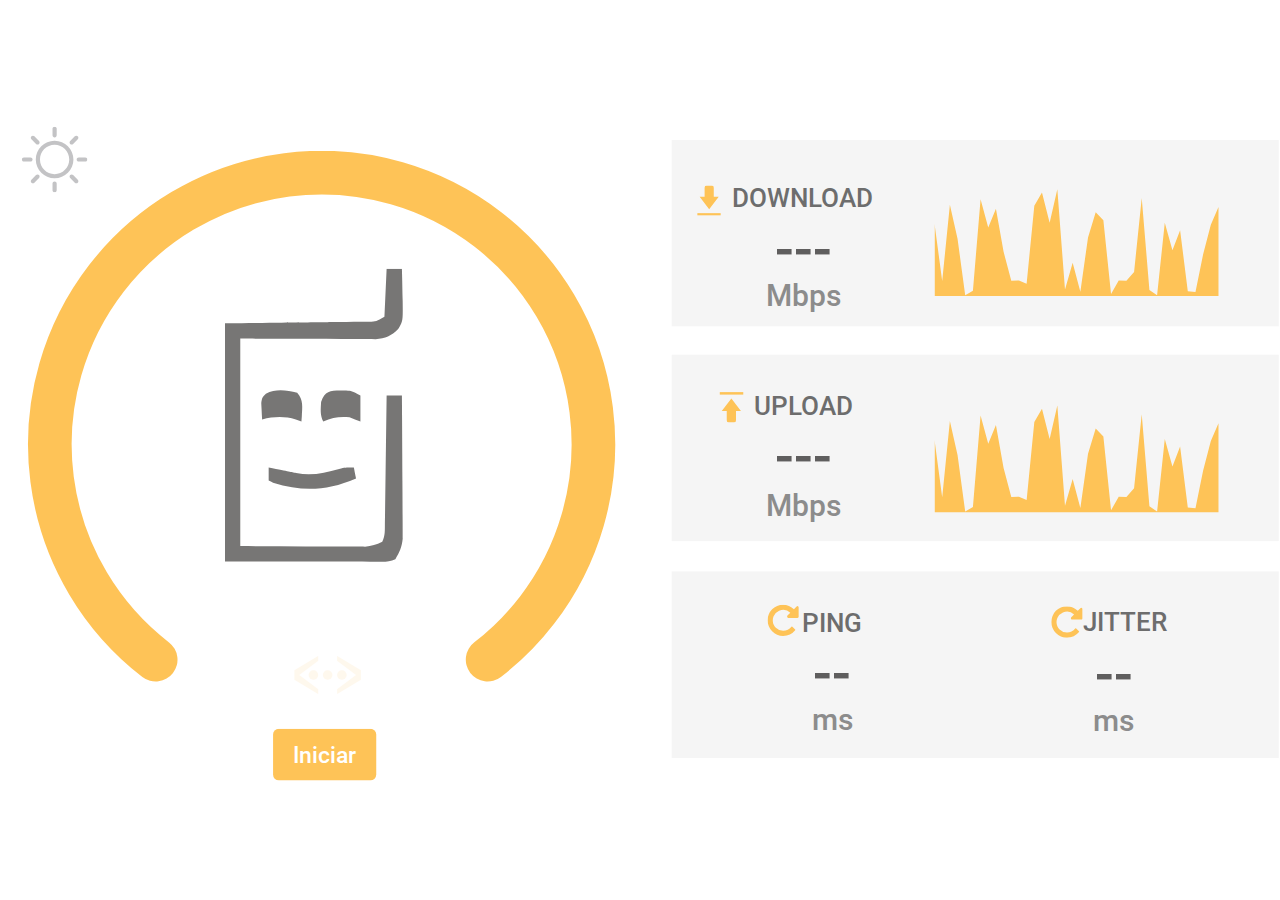
<file: index.html>
<!DOCTYPE html>
<html lang="pt-br">
<head>
  <title>Velocidade da Internet</title>
  <meta name="description"
    content="Teste a velocidade de sua internet"/>
  <link href="assets/css/app.css" rel="stylesheet" type="text/css" />
  <script> window.matchMedia&&window.matchMedia("(prefers-color-scheme: dark)").matches&&(document.head.innerHTML+='<link id="darkmode" rel="stylesheet" href="assets/css/darkmode.css" type="text/css"/>');function getCookieValue(b,a){return(a=document.cookie.match("(^|;)\\s*"+b+"\\s*=\\s*([^;]+)"))?a.pop():""}if("light"===getCookieValue("mode")){var darkStyle=document.getElementById("darkmode");darkStyle&&darkStyle.parentNode.removeChild(darkStyle)}; </script>
  <meta charset="UTF-8">
  <meta name="viewport" content="width=device-width,initial-scale=1">
  <meta http-equiv="X-UA-Compatible" content="IE=edge">
  <meta property="og:image" content="assets/images/img.png" />
  <link rel="apple-touch-icon" sizes="180x180" href="assets/images/icons/apple-touch-icon.png">
  <link rel="icon" type="image/png" sizes="32x32" href="assets/images/icons/favicon-32x32.png">
  <link rel="icon" type="image/png" sizes="16x16" href="assets/images/icons/favicon-16x16.png">
  <link rel="manifest" href="assets/images/icons/site.webmanifest">
  <link rel="mask-icon" href="assets/images/icons/safari-pinned-tab.svg" color="#5bbad5">
  <link rel="shortcut icon" href="assets/images/icons/favicon.ico">
  <meta name="msapplication-TileColor" content="#ffc40d">
  <meta name="msapplication-config" content="assets/images/icons/browserconfig.xml">
  <meta name="theme-color" content="#ffffff">
</head>
<body>
  <script type="text/javascript">

    var openSpeedTestServerList = [
        {"ServerName":"Home", "Download":"downloading", "Upload":"upload", "ServerIcon":"DefaultIcon"}
      ];
          
    // Send pings 'pingSamples' times to each Server URL.
        var pingSamples = 10;

    // 50% samples(Least)/length 1=100% 0.1 = 10%
        var jitterFinalSample = 0.5; 

    // Set a pingSample dynamically by passing "Ping" or "p" as a URL Parameter.
        var setPingSamples = true;

    // If Server has not responded within 5 Seconds for any requests we send ('pingSamples' times)
    // We will show Network Error. You can change the limit here.
    // In milliseconds, if you need to set 6 seconds. Change the value to 6000.
        var pingTimeOut = 5000; 

    // Set a PingTimeout dynamically by passing "Out" or "O" as a URL Parameter    
        var setPingTimeout = true;

    // GET or HEAD  // Other Methods may work. but why?
        var pingMethod = "GET";

    //Choose Download or Upload from the Server list. If you Prefer Download, change pingMethod to HEAD.
        var pingFile = "Upload";

    // The amount of garbage data sent to the server in Mb, 30 = 30Mb
        var ulDataSize = 30;

    // Don't touch it
        var ulDelay = 300;
        var dlDelay = 300;

    // Overhead Compensation factor, This is a browser-dependent test, Many Unknowns. Currently, 4%. That is within the margin of error.
        var upAdjust = 1.04;
        var dlAdjust = 1.04;

   // You can pass "Clean" or "C" as a URL Parameter and reset the Overhead Compensation factor to Zero or set any value between 0 and 4. 1 = 1% to 4 = 4% 
   // "clean" will not accept values above 4, so Compensation is limited to a maximum of 4%.
        var enableClean = true;

    // Minimum 12 Seconds is Expected. 
        var dlDuration = 12;
        var ulDuration = 12;

    // 6 is the common limit found on most browsers.
    // Choose  Number for parallel HTTP connections to Server | Default is 6 
        var dlThreads = 6;
        var ulThreads = 6;

    // Allow user to Change default limit of 6 parallel HTTP connections to Server  | Accept values above 1 and max 32
    // pass "XHR" or "X" as a URL Parameter
        var setHTTPReq = true;

    // Save Data to a Database
        var saveData = true;
        var saveDataURL = "//yourDatabase.Server.com:4500/save?data=";

    // Allow user to change the default 12 seconds test duration
    // Pass "Stress" or "S" as a URL Parameter.
        var stressTest = true;

    // Allow user to select and run one test at a time, download, upload, or ping
    // Pass "Test" or "T" as a URL Parameter.
        var selectTest = true;

    // Allow user to select a different server to run a test  
    // Pass "Host" or "H" ad a  URL Parameter.
    // Accept only valid HTTP URLs like "http://192.168.1.10:3000" or "https://yourHost.com"
        var selectServer = true;

    // Start a test Automatically without pressing the start button
    // You can Delay the test for 'n' seconds by passing any number as a value for Run Keyword. e.g.: "Run=10" or "R=10" to delay the test by 10 Seconds.
    // Pass "Run" or "R" as a URL Parameter to start a test instantly.
        var enableRun = true;

    // "Run" will not work if you are already using 'selectTest' "Test" or "T" Keyword.

 
function ostOnload() {
          
    }
  
  var openChannel = "dev";

  </script>

  <div id="loading_app" class="spinner">
    <div class="bounce1"></div>
    <div class="bounce2"></div>
    <div class="bounce3"></div>
  </div>
  <object style="visibility:hidden" id="OpenSpeedTest-UI" data="assets/images/app.svg" type="image/svg+xml"></object>
 
  <!-- <div class="Credits">
    <a href="https://openspeedtest.com?ref=Self-Hosted&Run">SpeedTest by OpenSpeedTest™</a> is a Free and <a href="https://github.com/openspeedtest/Speed-Test">Open-Source HTML5 Network Speed Test</a> Software.
    <p style="font-size: 12px;">© Copyright 2013-2023 OpenSpeedTest™ All Rights Reserved.</p>
</div> -->
  
  <script src="assets/js/app-2.5.4.min.js"></script>
  <script src="assets/js/darkmode.js"></script>

</body>
</html>
</file>
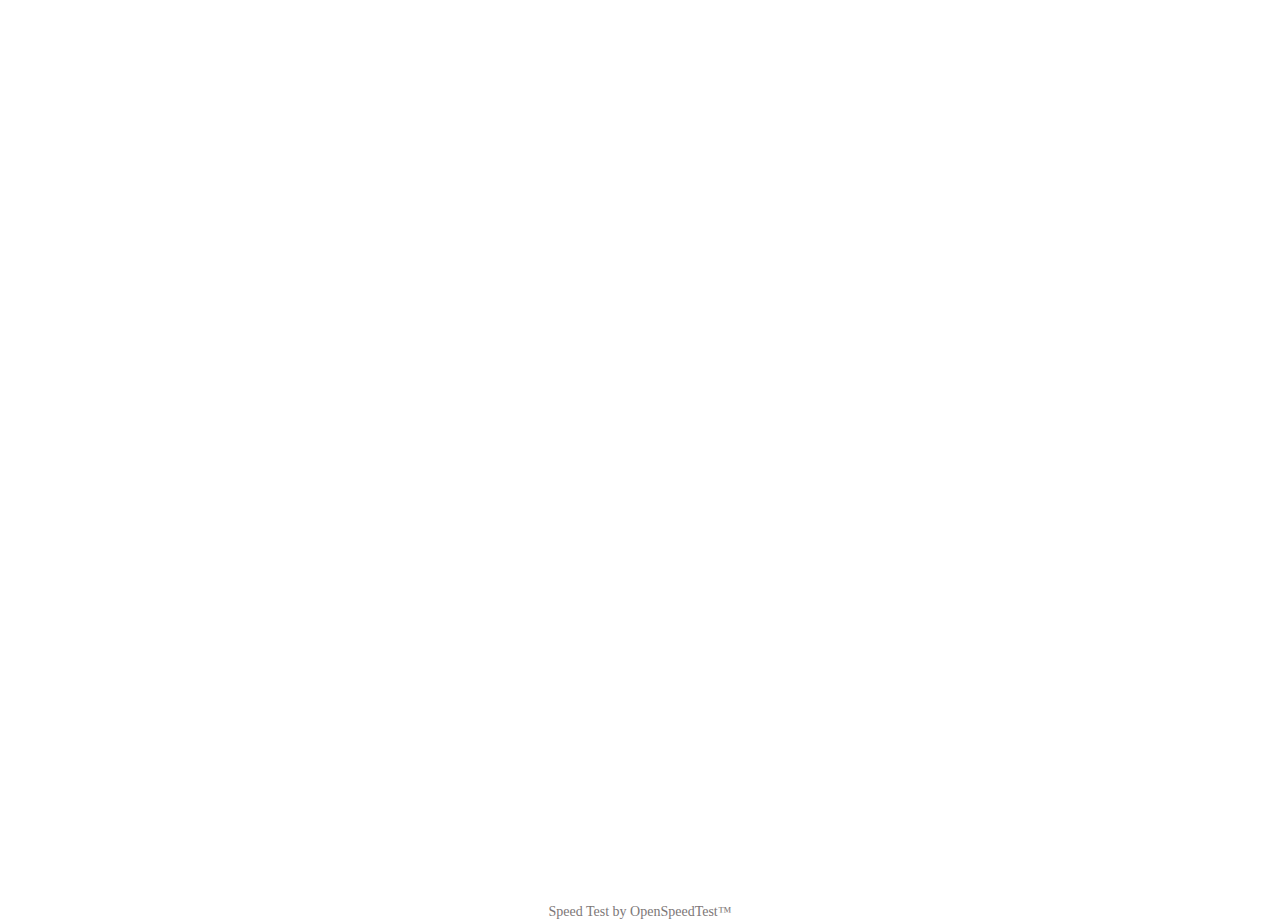
<file: hosted.html>
<!DOCTYPE html>
<html lang="en">
   <head>
      <meta charset="UTF-8">
      <meta http-equiv="X-UA-Compatible" content="IE=edge">
      <meta name="viewport" content="width=device-width, initial-scale=1.0">
      <title>Speedtest by OpenSpeedtest.com</title>
      <style>
         ::-webkit-scrollbar {
         display: none;
         }
         html {
         -ms-overflow-style: none; 
         scrollbar-width: none;
         }
         body{margin: 0px;}
      </style>
   </head>
   <body>
      <iframe id="OST-iFrame" src="//openspeedtest.com/selfhosted" style="width: 100vw;height: 100vh;" frameborder="0" allowfullscreen></iframe>
      <div style="text-align: center; color: rgb(125 119 119); font-size:14px; ">
         <a href="https://openspeedtest.com?ref=Self-Hosted-Widget&Run"  style="text-decoration:none;  color: rgb(125 119 119);"">Speed Test</a> by OpenSpeedTest™
      </div>
   </body>
</html>
</file>
<file: assets/css/app.css>
/* roboto-regular - latin */
@font-face {
  font-family: "Roboto";
  font-style: normal;
  font-weight: 400;
  font-display: swap;
  src: url("..fonts/roboto-v30-latin-regular.eot"); /* IE9 Compat Modes */
  src: local(""),
    url("../fonts/roboto-v30-latin-regular.eot?#iefix")
      format("embedded-opentype"),
    /* IE6-IE8 */ url("../fonts/roboto-v30-latin-regular.woff2")
      format("woff2"),
    /* Super Modern Browsers */
      url("../fonts/roboto-v30-latin-regular.woff") format("woff"),
    /* Modern Browsers */ url("../fonts/roboto-v30-latin-regular.ttf")
      format("truetype"),
    /* Safari, Android, iOS */
      url("../fonts/roboto-v30-latin-regular.svg#Roboto") format("svg"); /* Legacy iOS */
}
/* roboto-500 - latin */
@font-face {
  font-family: "Roboto";
  font-style: normal;
  font-weight: 500;
  font-display: swap;
  src: url("assets/fonts/roboto-v30-latin-500.eot"); /* IE9 Compat Modes */
  src: local(""),
    url("assets/fonts/roboto-v30-latin-500.eot?#iefix")
      format("embedded-opentype"),
    /* IE6-IE8 */ url("../fonts/roboto-v30-latin-500.woff2")
      format("woff2"),
    /* Super Modern Browsers */ url("../fonts/roboto-v30-latin-500.woff")
      format("woff"),
    /* Modern Browsers */ url("../fonts/roboto-v30-latin-500.ttf")
      format("truetype"),
    /* Safari, Android, iOS */
      url("../fonts/roboto-v30-latin-500.svg#Roboto") format("svg"); /* Legacy iOS */
}

body {
  margin: 0px;
  padding: 0px;
  display: block;
}

::-webkit-scrollbar {
  display: none;
}
html {
  -ms-overflow-style: none; 
  scrollbar-width: none;
}
 
.Credits {
color: rgb(125 119 119);
text-align: center;
font-size:14px;
font-family: Roboto-Medium, Roboto;
font-weight: 500;
} 
.Credits a {
  text-decoration: none;
  color: rgb(113, 113, 113);
}
.Credits a:hover {
color: #feac14;
}

.ConnectError {
  display: none;

}

.openSpeedtestApp {
 
  height: 100vh;
  width: 100vw;
  display: none;
  overflow: hidden;
}
.main-Gaugebg {
  fill: none;
  stroke: rgb(231, 231, 232);
  stroke-linecap: round;
  stroke-linejoin: round;
  stroke-width: 22px;
  stroke-dasharray: 681;
}
.main-GaugeBlue {
  fill: none;
  stroke: url(#gradient);
  stroke-linecap: round;
  stroke-linejoin: round;
  stroke-width: 22px;
  stroke-dasharray: 681;
  stroke-opacity: 0;
}
.main-GaugeWhite {
  fill: none;
  stroke: rgb(255, 255, 255);
  stroke-linecap: round;
  stroke-linejoin: round;
  stroke-width: 15px;
  stroke-dasharray: 0, 681;
  stroke-dashoffset: 1;
  stroke-opacity: 0;
}
.oDo-Meter {
  font-size: 16.633283615112305px;
  fill: gray;
  font-family: Roboto-Medium, Roboto;
  font-weight: 500;
}
.oDoLive-Speed {
  font-size: 28px;
  fill: #201e1e;
  font-family: Roboto-Medium, Roboto;
  font-weight: 500;
  text-anchor: middle;
}

.oDoLive-Status {
  font-size: 10px;
  fill: #d2d1d2;
  font-family: Roboto-Medium, Roboto;
  font-weight: 500;
  text-anchor: middle;
}
.uiBg {
  fill: #d2d1d2;
}
.progressbg {
  stroke: rgb(231, 231, 232);
  stroke-width: 8px;
  stroke-linecap: round;
  stroke-linejoin: round;
  stroke-dasharray: 400;
  stroke-dashoffset: 0;
}
.Cards {
  fill: #f2f2f2;
}
.Symbol {
  fill: url(#gradient);
}
.rtext {
  font-size: 12px;
  fill: #333;
  font-family: Roboto-Medium, Roboto;
  font-weight: 500;
}
.rtextnum {
  font-size: 23px;
  fill: #201e1e;
  font-family: Roboto-Medium, Roboto;
  font-weight: 500;
  text-anchor: middle;
}
.rtextmbms {
  font-size: 12px;
  fill: #5f5f5f;
  font-family: Roboto-Medium, Roboto;
  font-weight: 500;
  text-anchor: middle;
}
.jitter-Mob {
  font-size: 9px;
  fill: #5f5f5f;
  font-family: Roboto-Medium, Roboto;
  font-weight: 500;
  text-anchor: middle;
}
.startButton {
  fill: url(#RadialGradient1);
  -webkit-tap-highlight-color: rgba(0, 0, 0, 0);
  -webkit-tap-highlight-color: transparent;
  cursor: pointer;
  pointer-events: visible;
}
.buttonTxt {
  font-size: 40px;
  fill: #ffffff;
  font-family: Roboto-Medium, Roboto;
  font-weight: 500;
  text-anchor: middle;
}

.intro-Progress {
  stroke: #feac14;
  stroke-width: 8px;
  stroke-linecap: round;
  stroke-linejoin: round;
  stroke-dasharray: 400;
  stroke-dashoffset: 0;
}
.progressElmstart {
  stroke: #feac14;
  stroke-width: 8px;
  stroke-linecap: round;
  stroke-linejoin: round;
  stroke-dasharray: 400;
  stroke-dashoffset: 0;
  display: block;
}
.Startsettings {
  fill: url(#RadialGradient1);
  -webkit-tap-highlight-color: rgba(0, 0, 0, 0);
  -webkit-tap-highlight-color: transparent;
  cursor: pointer;
  pointer-events: visible;
  opacity: 0.1;
  transition: opacity 1s ease-in-out;
}
.Startsettings:hover {
  opacity: 1;
}

.progressbg {
  stroke: rgb(231, 231, 232);
  stroke-width: 8px;
  stroke-linecap: round;
  stroke-linejoin: round;
  stroke-dasharray: 400;
  stroke-dashoffset: 0;
}
.deskStart {
  fill: none;
  stroke: rgb(231, 231, 232);
  stroke-linecap: round;
  stroke-linejoin: round;
  stroke-width: 22px;
  stroke-dasharray: 681;
  stroke: url(#gradient);
}
#UI-Desk {
  display: none;
}
#UI-Mob {
  display: none;
}
.oDoTop-Speed {
  font-size: 16.96px;
  fill: gray;
  font-family: Roboto-Medium, Roboto;
  font-weight: 500;
  text-anchor: end;
}
#upSymbolDesk {
  fill: #feac14;
  display: none;
}
#downSymbolDesk {
  fill: #feac14;
  display: none;
}
#upSymbolMob {
  fill: #feac14;
  display: none;
}
#downSymbolMob {
  fill: #feac14;
  display: none;
}

#ipMob {
  font-size: 15px;
  fill: #201e1e;
  font-family: Roboto-Medium, Roboto;
  font-weight: 500;
  text-anchor: middle;
  display: none;
}
#ipDesk {
  font-size: 15px;
  fill: #201e1e;
  font-family: Roboto-Medium, Roboto;
  font-weight: 500;
  text-anchor: middle;
  display: none;
}

.spinner {
  position: absolute;
  z-index: 999;
  top: 50vh;
  left: 50vw;
  text-align: center;
}

.spinner > div {
  width: 20px;
  height: 20px;
  background-color: #feac14;

  border-radius: 100%;
  display: inline-block;
  -webkit-animation: sk-bouncedelay 1.4s infinite ease-in-out both;
  animation: sk-bouncedelay 1.4s infinite ease-in-out both;
}

.spinner .bounce1 {
  -webkit-animation-delay: -0.32s;
  animation-delay: -0.32s;
}

.spinner .bounce2 {
  -webkit-animation-delay: -0.16s;
  animation-delay: -0.16s;
}

@-webkit-keyframes sk-bouncedelay {
  0%,
  80%,
  100% {
    -webkit-transform: scale(0);
  }
  40% {
    -webkit-transform: scale(1);
  }
}

@keyframes sk-bouncedelay {
  0%,
  80%,
  100% {
    -webkit-transform: scale(0);
    transform: scale(0);
  }
  40% {
    -webkit-transform: scale(1);
    transform: scale(1);
  }
}

.darkmode {
  margin-bottom: -15px;
  fill: #75757a99;
  padding-top: 16px;
  display: none;
  cursor: pointer;
  margin-right: 30px;
}
#daymode {
  margin-right: 40px;
}
.darkmode:hover {
  fill: #000000;
}

.Mobile,
.Desktop {
  visibility: hidden;
  width: 100vw;
  height: 100vh;
}

@media only screen and (orientation: landscape) {
  .Mobile {
    visibility: hidden;
  }
  .Desktop {
    visibility: visible;
  }
}

@media only screen and (orientation: portrait) {
  .spinner {
    top: 42vh;
    left: 42vw;
  }
  .Mobile {
    visibility: visible;
  }
  .Desktop {
    visibility: hidden;
  }
}
@media only screen and (max-width: 300px) {
  .Credits{
    display: none;
  }
}
</file>
<file: assets/css/darkmode.css>
body {
  background-color: #181818;
}
#ipDesk {
  fill: aliceblue;
}

.oDoLive-Speed {
  fill: #ffffff;
}
.oDoLive-Status {
  fill: aliceblue;
}
#ipMob {
  fill: aliceblue;
}
.rtextnum {
  fill: #ffffff;
}
.rtextmbms {
  fill: #ffffff;
}
.rtext {
  fill: #ffffff;
}
.Cards {
  fill: #000000;
}

.main-Gaugebg {
  stroke: #000000;
}
.uiBg {
  fill: #000000;
}
.progressbg {
  stroke: #202020;
}
.jitter-Mob {
  fill: #ffffff;
}

.ConnectError {
  fill: #ffffff;
}
</file>
